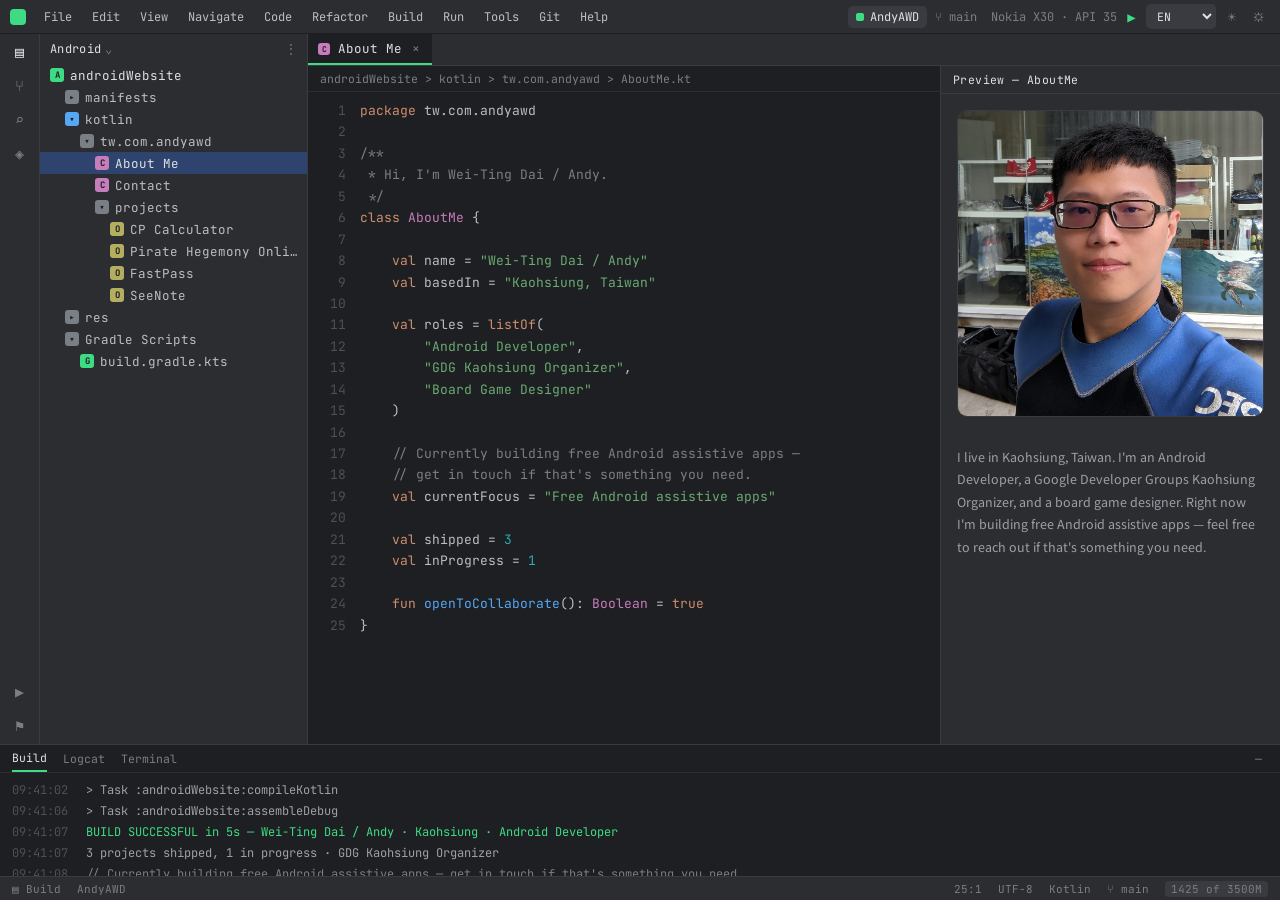
<file: index.html>
<!DOCTYPE html>
<html lang="zh-TW" data-theme="dark">
<head>
<meta charset="utf-8" />
<meta name="viewport" content="width=device-width, initial-scale=1" />
<title>AndyAWD — Android Developer</title>
<meta name="description" content="戴維廷 / Andy，高雄的 Android Developer、GDG Kaohsiung Organizer、桌上遊戲設計者。記錄我製作的應用程式。" />
<meta name="author" content="戴維廷 / Andy" />
<meta name="theme-color" content="#2b2d30" />
<link rel="canonical" href="https://www.andyawd.com.tw/" />

<meta property="og:type" content="website" />
<meta property="og:site_name" content="AndyAWD" />
<meta property="og:title" content="AndyAWD — Android Developer" />
<meta property="og:description" content="戴維廷 / Andy，高雄的 Android Developer、GDG Kaohsiung Organizer、桌上遊戲設計者。記錄我製作的應用程式。" />
<meta property="og:url" content="https://www.andyawd.com.tw/" />
<meta property="og:image" content="https://www.andyawd.com.tw/assets/img/about/about_1000.png" />
<meta name="twitter:card" content="summary_large_image" />
<meta name="facebook-domain-verification" content="kkitgtde4uwvy59bwtyilcyq6o98e9" />

<link rel="alternate" hreflang="zh-Hant" href="https://www.andyawd.com.tw/?lang=zh-TW" />
<link rel="alternate" hreflang="en" href="https://www.andyawd.com.tw/?lang=en" />
<link rel="alternate" hreflang="ja" href="https://www.andyawd.com.tw/?lang=ja" />
<link rel="alternate" hreflang="x-default" href="https://www.andyawd.com.tw/" />

<link rel="icon" type="image/png" href="assets/icon.png" />
<link rel="preload" href="data/content.json" as="fetch" crossorigin="anonymous" />
<link rel="stylesheet" href="css/ide.css" />

<!-- 先套主題，避免重新整理時閃白底 -->
<script>
  (function () {
    try {
      var t = localStorage.getItem('andyawd.theme');
      if (t !== 'dark' && t !== 'light') {
        t = window.matchMedia('(prefers-color-scheme: light)').matches ? 'light' : 'dark';
      }
      document.documentElement.dataset.theme = t;
      document.documentElement.style.background = t === 'light' ? '#ffffff' : '#1e1f22';
    } catch (e) {}
  })();
</script>

<!-- Google Analytics -->
<script async src="https://www.googletagmanager.com/gtag/js?id=G-0WCW564L2C"></script>
<script>
  window.dataLayer = window.dataLayer || [];
  function gtag(){dataLayer.push(arguments);}
  gtag('js', new Date());
  gtag('config', 'G-0WCW564L2C');
</script>
</head>
<body>

<div id="app" class="ide"></div>

<noscript>
  <div class="noscript">
    <h1>您好，我是戴維廷 / Andy。</h1>
    <p>
      我住在高雄，是 Android Developer、Google Developer Groups Kaohsiung Organizer，
      也是桌上遊戲設計者。目前正在開發 Android 免費輔具應用程式，有相關需求歡迎與我連絡。
    </p>

    <h2>CP計算機</h2>
    <p>
      簡易、方便、快速的價格比較器。為了方便比較價格而設計，曾登上「當紅遊戲或程式工具」與「竄升速度最快」排行第 1 名。
      <a href="https://play.google.com/store/apps/details?id=andyawd.com.tw.costperformancecalculator2">Google Play 下載</a>
    </p>

    <h2>海賊爭霸Online</h2>
    <p>
      為《臺灣三部曲》群眾集資而做的多人海戰遊戲，曾登上「當紅遊戲或程式工具」第 1 名、「熱門免費項目」第 19 名。
      <a href="https://play.google.com/store/apps/details?id=tw.com.andyawd.piratehegemonyonline">Google Play 下載</a> ·
      <a href="https://github.com/AndyAWD/PirateHegemonyOnline">GitHub 原始碼</a> ·
      <a href="https://www.youtube.com/watch?v=2PVRy0pgXnU">【老皮實況】海賊爭霸Online 介紹影片</a> ·
      <a href="https://www.youtube.com/watch?v=rWQ9uGQSWww">【手遊稽查】反正我很閒 試玩影片</a>
    </p>

    <h2>快速實聯</h2>
    <p>
      掃描 QR Code 後自動寄出簡訊，支援自訂顏色主題，無廣告、無追蹤。
      <a href="https://play.google.com/store/apps/details?id=tw.com.andyawd.fastpass">Google Play 下載</a> ·
      <a href="https://github.com/AndyAWD/FastPass">GitHub 原始碼</a>
    </p>

    <h2>看見筆記（製作中）</h2>
    <p>
      為了協助有視力障礙的家人設計的筆記應用程式：手勢放大、一鍵朗讀、自訂文字與背景顏色，
      結合 HackMD 雲端備份，支援 Markdown。
      <a href="https://github.com/AndyAWD/SeeNote">GitHub 原始碼</a>
    </p>

    <h2>聯絡方式</h2>
    <p>
      Email：<a href="mailto:hi@andyawd.com.tw">hi@andyawd.com.tw</a><br />
      <a href="https://github.com/AndyAWD">GitHub</a> ·
      <a href="https://www.linkedin.com/in/weiting-dai">LinkedIn</a> ·
      <a href="https://www.facebook.com/anandydy529">Facebook</a><br />
      GDG Kaohsiung：
      <a href="https://www.linkedin.com/company/99178657">LinkedIn</a> ·
      <a href="https://www.facebook.com/groups/GDGKaohsiung">Facebook</a>
    </p>
  </div>
</noscript>

<script type="module" src="js/main.js"></script>
</body>
</html>
</file>
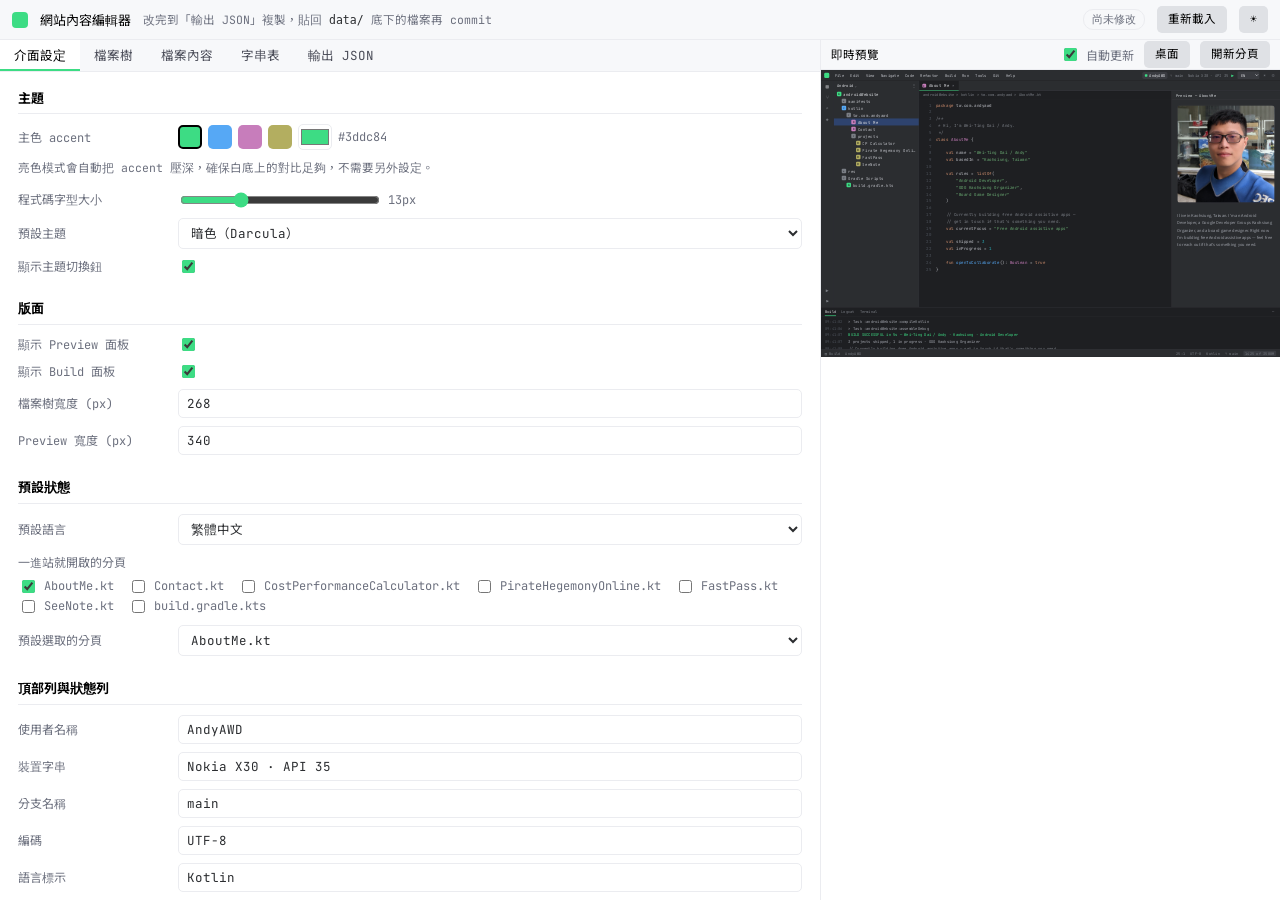
<file: admin/index.html>
<!DOCTYPE html>
<html lang="zh-TW" data-theme="dark">
<head>
<meta charset="utf-8" />
<meta name="viewport" content="width=device-width, initial-scale=1" />
<meta name="robots" content="noindex, nofollow" />
<title>AndyAWD — 網站內容編輯器</title>
<link rel="icon" type="image/png" href="../assets/icon.png" />
<link rel="stylesheet" href="admin.css" />
<script>
  (function () {
    try {
      var t = localStorage.getItem('andyawd.theme');
      if (t !== 'dark' && t !== 'light') {
        t = window.matchMedia('(prefers-color-scheme: light)').matches ? 'light' : 'dark';
      }
      document.documentElement.dataset.theme = t;
    } catch (e) {}
  })();
</script>
</head>
<body>

<header class="bar">
  <div class="bar__logo" aria-hidden="true"></div>
  <strong class="bar__title">網站內容編輯器</strong>
  <span class="bar__hint">改完到「輸出 JSON」複製，貼回 <code>data/</code> 底下的檔案再 commit</span>
  <div class="bar__spacer"></div>
  <span id="dirty" class="badge badge--clean">尚未修改</span>
  <button type="button" id="reload" class="btn">重新載入</button>
  <button type="button" id="theme" class="btn" role="switch" aria-checked="false" aria-label="切換亮色／暗色主題">☀</button>
</header>

<div class="layout">
  <main class="editor-col">
    <nav class="tabs" role="tablist" aria-label="編輯區塊">
      <button type="button" class="tabs__tab" role="tab" data-tab="ui">介面設定</button>
      <button type="button" class="tabs__tab" role="tab" data-tab="tree">檔案樹</button>
      <button type="button" class="tabs__tab" role="tab" data-tab="files">檔案內容</button>
      <button type="button" class="tabs__tab" role="tab" data-tab="strings">字串表</button>
      <button type="button" class="tabs__tab" role="tab" data-tab="output">輸出 JSON</button>
    </nav>
    <div id="panel" class="panel" role="tabpanel"></div>
  </main>

  <aside class="preview-col">
    <div class="preview-col__head">
      <span>即時預覽</span>
      <div class="bar__spacer"></div>
      <label class="inline"><input type="checkbox" id="live" checked /> 自動更新</label>
      <button type="button" class="btn" id="viewport" data-mode="desktop">桌面</button>
      <a class="btn" href="../index.html" target="_blank" rel="noopener">開新分頁</a>
    </div>
    <div class="preview-col__stage" id="stage">
      <iframe id="preview" title="網站即時預覽" src="../index.html?preview=1"></iframe>
    </div>
  </aside>
</div>

<script type="module" src="admin.js"></script>
</body>
</html>
</file>
<file: css/ide.css>
/* AndyAWD — IDE 版面樣式。色彩與字型語彙見 tokens.css */

@import url('./tokens.css');

/* --- 基礎 --------------------------------------------------------------- */

* { box-sizing: border-box; }

html,
body {
  margin: 0;
  padding: 0;
  background: var(--bg);
}

body {
  color: var(--fg);
  font-family: var(--font-mono);
  font-size: 13px;
  -webkit-font-smoothing: antialiased;
  transition: background-color .15s ease, color .15s ease;
}

a { color: var(--link); text-decoration: none; }
a:hover { color: var(--link-hover); text-decoration: underline; }

::-webkit-scrollbar { width: 10px; height: 10px; }
::-webkit-scrollbar-thumb { background: var(--scrollbar); border-radius: 5px; }
::-webkit-scrollbar-track { background: transparent; }

:focus-visible {
  outline: 2px solid var(--accent);
  outline-offset: -2px;
  border-radius: 3px;
}

.skip-link {
  position: absolute;
  left: -9999px;
  top: 0;
  z-index: 100;
  padding: 8px 14px;
  background: var(--panel);
  color: var(--fg-bright);
  border: 1px solid var(--accent);
  border-radius: 0 0 6px 0;
}
.skip-link:focus { left: 0; text-decoration: none; }

.sr-only {
  position: absolute;
  width: 1px;
  height: 1px;
  padding: 0;
  margin: -1px;
  overflow: hidden;
  clip: rect(0 0 0 0);
  white-space: nowrap;
  border: 0;
}

/* --- 外框 --------------------------------------------------------------- */

.ide {
  height: 100vh;
  height: 100dvh;
  width: 100%;
  display: flex;
  flex-direction: column;
  background: var(--bg);
  overflow: hidden;
}

/* --- 頂部工具列 ---------------------------------------------------------- */

.topbar {
  display: flex;
  align-items: center;
  gap: 14px;
  height: var(--topbar-h);
  padding: 0 10px;
  background: var(--panel);
  border-bottom: 1px solid var(--bg);
  flex-shrink: 0;
}

.topbar__logo {
  width: 16px;
  height: 16px;
  border-radius: 4px;
  background: var(--accent);
  flex-shrink: 0;
}

.topbar__menus {
  display: flex;
  gap: 12px;
  color: var(--fg);
  font-size: 12px;
}

.topbar__menu {
  padding: 2px 4px;
  border-radius: 4px;
  cursor: default;
}
.topbar__menu:hover { background: var(--hover); }

.topbar__spacer { flex: 1; }

.topbar__right {
  display: flex;
  align-items: center;
  gap: 8px;
  font-size: 12px;
}

.topbar__user {
  display: flex;
  align-items: center;
  gap: 6px;
  padding: 3px 8px;
  border-radius: 5px;
  background: var(--hover);
  color: var(--fg-bright);
  white-space: nowrap;
}
.topbar__user::before {
  content: '';
  width: 8px;
  height: 8px;
  border-radius: 2px;
  background: var(--accent);
}

.topbar__meta { color: var(--fg-dim); white-space: nowrap; }
.topbar__meta--device { margin-left: 6px; }

.topbar__run {
  color: var(--accent);
  font-size: 14px;
  cursor: pointer;
  background: none;
  border: 0;
  padding: 0 2px;
  line-height: 1;
}
.topbar__run:hover { color: var(--accent-hover); }

.icon-btn {
  background: none;
  border: 0;
  padding: 2px 4px;
  color: var(--fg-dim);
  font-size: 14px;
  font-family: inherit;
  line-height: 1;
  cursor: pointer;
  border-radius: 4px;
}
.icon-btn:hover { color: var(--fg-bright); background: var(--hover); }

.lang-select {
  background: var(--hover);
  border: 1px solid transparent;
  color: var(--fg-bright);
  font-family: inherit;
  font-size: 11.5px;
  padding: 3px 6px;
  border-radius: 5px;
  cursor: pointer;
}
.lang-select:hover { border-color: var(--accent); }

.hamburger { display: none; }

/* --- 主要區域 ------------------------------------------------------------ */

.main {
  flex: 1;
  display: flex;
  min-height: 0;
}

/* --- 活動列 ------------------------------------------------------------- */

.activity {
  width: var(--activity-w);
  background: var(--panel);
  border-right: 1px solid var(--border);
  display: flex;
  flex-direction: column;
  align-items: center;
  padding: 8px 0;
  gap: 14px;
  flex-shrink: 0;
  color: var(--fg-dim);
  font-size: 15px;
}
.activity__item--active { color: var(--fg-bright); }
.activity__spacer { flex: 1; }

/* --- 檔案樹 ------------------------------------------------------------- */

.sidebar {
  width: var(--sidebar-width);
  background: var(--panel);
  border-right: 1px solid var(--border);
  display: flex;
  flex-direction: column;
  flex-shrink: 0;
  min-height: 0;
}

.sidebar__header {
  display: flex;
  align-items: center;
  height: 30px;
  padding: 0 10px;
  font-size: 12px;
  color: var(--fg-bright);
  letter-spacing: .3px;
  flex-shrink: 0;
}
.sidebar__caret { color: var(--fg-dim); margin-left: 4px; }
.sidebar__more { color: var(--fg-dim); margin-left: auto; }

.tree {
  flex: 1;
  overflow-y: auto;
  padding-bottom: 12px;
}

.tree__node {
  display: flex;
  align-items: center;
  gap: 6px;
  height: var(--row-h);
  padding-right: 8px;
  cursor: default;
  background: transparent;
  border: 0;
  width: 100%;
  text-align: left;
  font-family: inherit;
  color: inherit;
}
.tree__node:hover { background: var(--hover); }
.tree__node--file { cursor: pointer; }
.tree__node--active { background: var(--selected); }
.tree__node--active .tree__label { color: var(--fg-bright); }

.tree__icon {
  width: 14px;
  height: 14px;
  border-radius: 3px;
  flex-shrink: 0;
  display: flex;
  align-items: center;
  justify-content: center;
  font-size: 9px;
  font-weight: 700;
  color: #1e1f22;
}

.tree__label {
  font-size: 12.5px;
  color: var(--fg);
  white-space: nowrap;
  overflow: hidden;
  text-overflow: ellipsis;
}
.tree__label--bright { color: var(--fg-bright); }

/* --- 可拖拉的分隔線 ------------------------------------------------------ */

.resizer {
  flex: 0 0 6px;
  margin: 0 -3px;          /* 跨在既有的 1px 邊框上，不影響原本的版面寬度 */
  z-index: 5;
  cursor: col-resize;
  background: transparent;
  border: 0;
  padding: 0;
  touch-action: none;      /* 觸控拖拉時不要被瀏覽器捲動搶走 */
  transition: background .12s ease;
}
.resizer:hover,
.resizer:focus-visible,
body.is-resizing .resizer:active { background: var(--accent); }
.resizer:focus-visible { outline: none; }

body.is-resizing { cursor: col-resize; user-select: none; }

/* --- 編輯器區 ----------------------------------------------------------- */

.editor {
  flex: 1;
  display: flex;
  flex-direction: column;
  min-width: 0;
  min-height: 0;
}

.tabbar {
  display: flex;
  align-items: stretch;
  height: var(--tabbar-h);
  background: var(--panel);
  border-bottom: 1px solid var(--border);
  flex-shrink: 0;
  overflow-x: auto;
  scrollbar-width: none;
}
.tabbar::-webkit-scrollbar { height: 0; }

.tab {
  display: flex;
  align-items: center;
  gap: 8px;
  padding: 0 10px;
  font-size: 12.5px;
  cursor: pointer;
  white-space: nowrap;
  color: var(--fg-note);
  background: transparent;
  border: 0;
  border-bottom: 2px solid transparent;
  font-family: inherit;
}
.tab--active {
  color: var(--fg-bright);
  background: var(--bg);
  border-bottom-color: var(--accent);
}

.tab__icon {
  width: 12px;
  height: 12px;
  border-radius: 3px;
  display: flex;
  align-items: center;
  justify-content: center;
  font-size: 8px;
  font-weight: 700;
  color: #1e1f22;
  flex-shrink: 0;
}

.tab__close {
  color: var(--fg-dim);
  font-size: 13px;
  padding: 0 2px;
  background: none;
  border: 0;
  cursor: pointer;
  font-family: inherit;
  line-height: 1;
}
.tab__close:hover { color: var(--fg-bright); }

.workspace {
  flex: 1;
  display: flex;
  min-height: 0;
}

/* --- 空狀態提示 --------------------------------------------------------- */

.empty {
  flex: 1;
  display: flex;
  flex-direction: column;
  justify-content: center;
  padding-left: 12%;
  gap: 22px;
  color: var(--fg-dim);
  overflow: auto;
}
.empty__row { display: flex; gap: 18px; font-size: 17px; }
.empty__label { color: var(--fg-dim); width: 240px; flex-shrink: 0; }
.empty__key { color: var(--fg); }

/* --- 程式碼 ------------------------------------------------------------- */

.code-pane {
  flex: 1;
  display: flex;
  flex-direction: column;
  min-width: 0;
  min-height: 0;
}

.breadcrumb {
  display: flex;
  align-items: center;
  gap: 6px;
  height: var(--crumb-h);
  padding: 0 12px;
  font-size: 11.5px;
  color: var(--fg-dim);
  background: var(--bg);
  border-bottom: 1px solid var(--panel);
  flex-shrink: 0;
  white-space: nowrap;
  overflow-x: auto;
  scrollbar-width: none;
}
.breadcrumb::-webkit-scrollbar { height: 0; }

.code {
  flex: 1;
  overflow: auto;
  background: var(--bg);
  padding: 8px 0 40px;
  font-size: var(--font-size);
}

.code__line {
  display: flex;
  align-items: flex-start;
  line-height: 1.65;
}

.code__n {
  width: 52px;
  flex-shrink: 0;
  text-align: right;
  padding-right: 14px;
  color: var(--fg-gutter);
  user-select: none;
}

.code__text {
  white-space: pre-wrap;
  padding-right: 24px;
  overflow-wrap: anywhere;
}

.tk-kw  { color: var(--syn-kw); }
.tk-str { color: var(--syn-str); }
.tk-cm  { color: var(--syn-cm); }
.tk-num { color: var(--syn-num); }
.tk-fn  { color: var(--syn-fn); }
.tk-an  { color: var(--syn-an); }
.tk-ty  { color: var(--syn-ty); }
.tk-def { color: var(--fg); }

/* --- Preview 面板 -------------------------------------------------------- */

.preview {
  width: var(--preview-width);
  flex-shrink: 0;
  background: var(--panel);
  border-left: 1px solid var(--border);
  display: flex;
  flex-direction: column;
  min-height: 0;
}

.preview__header {
  display: flex;
  align-items: center;
  height: 28px;
  padding: 0 12px;
  font-size: 11.5px;
  color: var(--fg-bright);
  border-bottom: 1px solid var(--border);
  letter-spacing: .4px;
  flex-shrink: 0;
}

.preview__body {
  flex: 1;
  overflow-y: auto;
  padding: 16px;
  display: flex;
  flex-direction: column;
  gap: 16px;
}

.preview__img {
  width: 100%;
  border-radius: 10px;
  border: 1px solid var(--border);
  display: block;
  background: var(--bg);
}

.preview__note {
  font-family: var(--font-sans);
  font-size: 12.5px;
  line-height: 1.8;
  color: var(--fg-note);
  text-wrap: pretty;
}

.preview__links {
  display: flex;
  flex-direction: column;
  gap: 8px;
}

.preview__link {
  display: flex;
  align-items: center;
  gap: 10px;
  padding: 9px 12px;
  border-radius: 8px;
  background: var(--bg);
  border: 1px solid var(--border);
  color: var(--fg);
  font-size: 12px;
  text-decoration: none;
}
.preview__link:hover {
  border-color: var(--accent);
  color: var(--fg-bright);
  text-decoration: none;
}
.preview__link::before {
  content: '';
  width: 7px;
  height: 7px;
  border-radius: 50%;
  background: var(--accent);
  flex-shrink: 0;
}

/* --- Build 面板 ---------------------------------------------------------- */

.build {
  height: var(--build-h);
  flex-shrink: 0;
  background: var(--bg);
  border-top: 1px solid var(--border);
  display: flex;
  flex-direction: column;
}

.build__header {
  display: flex;
  align-items: center;
  gap: 16px;
  height: 28px;
  padding: 0 12px;
  font-size: 11.5px;
  color: var(--fg-dim);
  border-bottom: 1px solid var(--panel);
  flex-shrink: 0;
}
.build__tab--active {
  color: var(--fg-bright);
  border-bottom: 2px solid var(--accent);
  height: 100%;
  display: flex;
  align-items: center;
}
.build__close {
  margin-left: auto;
  background: none;
  border: 0;
  color: var(--fg-dim);
  cursor: pointer;
  font-family: inherit;
  font-size: inherit;
}
.build__close:hover { color: var(--fg-bright); }

.build__body {
  flex: 1;
  overflow-y: auto;
  padding: 8px 12px;
  display: flex;
  flex-direction: column;
  gap: 3px;
}

.build__row { display: flex; gap: 12px; font-size: 12px; line-height: 1.5; }
.build__time { color: var(--fg-gutter); width: 62px; flex-shrink: 0; }
.build__text { overflow-wrap: anywhere; }
.build__text--muted { color: var(--fg-note); }
.build__text--dim { color: var(--fg-dim); }
.build__text--accent { color: var(--accent); }
.build__text--error { color: #f2544b; }

/* --- 狀態列 ------------------------------------------------------------- */

.statusbar {
  display: flex;
  align-items: center;
  gap: 16px;
  height: var(--statusbar-h);
  padding: 0 12px;
  background: var(--panel);
  border-top: 1px solid var(--border);
  font-size: 11px;
  color: var(--fg-dim);
  flex-shrink: 0;
  overflow-x: auto;
  scrollbar-width: none;
  white-space: nowrap;
}
.statusbar::-webkit-scrollbar { height: 0; }

.statusbar__btn {
  background: none;
  border: 0;
  color: inherit;
  font: inherit;
  cursor: pointer;
  padding: 0;
}
.statusbar__btn:hover { color: var(--fg-bright); }

.statusbar__spacer { flex: 1; }

.statusbar__mem {
  padding: 1px 6px;
  border-radius: 4px;
  background: var(--hover);
}

/* --- 遮罩（手機抽屜） ----------------------------------------------------- */

.scrim {
  display: none;
  position: fixed;
  inset: 0;
  background: var(--overlay);
  z-index: 8;
}

/* --- noscript 後備內容 ---------------------------------------------------- */

.noscript {
  padding: 32px 24px;
  max-width: 720px;
  margin: 0 auto;
  font-family: var(--font-sans);
  line-height: 1.9;
  color: var(--fg);
}
.noscript h1 { color: var(--fg-bright); font-size: 20px; }
.noscript h2 { color: var(--fg-bright); font-size: 16px; margin-top: 28px; }

/* ==========================================================================
   手機版（< 900px）：精簡版 IDE
   ========================================================================== */

@media (max-width: 899px) {
  /* 頂部列要裝得下放大後的漢堡鈕與語言選單（抽屜的 top 也吃這個變數） */
  :root { --topbar-h: 44px; }

  .ide {
    height: auto;
    min-height: 100vh;
    min-height: 100dvh;
    overflow: visible;
  }

  .resizer { display: none; }

  .topbar { position: sticky; top: 0; z-index: 9; gap: 10px; }
  .topbar__menus,
  .topbar__meta--device,
  .topbar__run { display: none; }
  .hamburger { display: inline-block; }

  /* 整頁改由 body 捲動，各面板不再各自捲 */
  .main,
  .editor,
  .workspace { flex-direction: column; min-height: 0; }

  /* 活動列 + 檔案樹 → 左側抽屜 */
  .activity,
  .sidebar {
    position: fixed;
    top: var(--topbar-h);
    bottom: 0;
    z-index: 9;
    transition: transform .2s ease;
    box-shadow: 2px 0 12px var(--shadow);
  }
  .activity {
    left: 0;
    transform: translateX(-100%);
  }
  .sidebar {
    left: var(--activity-w);
    width: min(var(--sidebar-width), calc(100vw - var(--activity-w) - 24px));
    /* 連同左邊的活動列一起移出畫面，才不會露出一角 */
    transform: translateX(calc(-100% - var(--activity-w)));
  }

  .ide--drawer-open .activity,
  .ide--drawer-open .sidebar { transform: translateX(0); }
  .ide--drawer-open .scrim { display: block; top: var(--topbar-h); }

  /* 手指不像滑鼠精準：導覽用的選單列加大字級與可點高度 */
  .sidebar__header { height: 40px; font-size: 14px; padding: 0 14px; }
  .tree__node { height: 40px; gap: 10px; padding-right: 14px; }
  .tree__label { font-size: 15px; }
  .tree__icon { width: 18px; height: 18px; font-size: 11px; border-radius: 4px; }

  .tabbar { height: 42px; }
  .tab { font-size: 14px; gap: 10px; padding: 0 14px; }
  .tab__icon { width: 16px; height: 16px; font-size: 10px; }
  .tab__close { font-size: 17px; padding: 0 4px; }

  .hamburger { font-size: 19px; padding: 6px 8px; }
  .lang-select { font-size: 14px; padding: 6px 8px; }

  /* Preview 從右側改到程式碼下方 */
  .preview {
    width: 100%;
    border-left: 0;
    border-top: 1px solid var(--border);
  }
  .preview__body { padding: 14px; overflow: visible; }

  .code,
  .build__body,
  .empty { flex: none; overflow: visible; }
  .code__n { width: 40px; padding-right: 10px; }

  .empty { padding: 40px 20px; gap: 16px; }
  .empty__row { font-size: 14px; flex-direction: column; gap: 2px; }
  .empty__label { width: auto; }

  .build { height: auto; }
  .statusbar { position: static; }
}

@media (prefers-reduced-motion: reduce) {
  *,
  *::before,
  *::after {
    transition-duration: .01ms !important;
    animation-duration: .01ms !important;
  }
}
</file>
<file: admin/admin.css>
/* 後台編輯器 — 沿用網站的色彩語彙（css/tokens.css） */

@import url('../css/tokens.css');

* { box-sizing: border-box; }

html, body {
  margin: 0;
  padding: 0;
  height: 100%;
  background: var(--bg);
  color: var(--fg);
  font-family: var(--font-mono);
  font-size: 13px;
}

body { display: flex; flex-direction: column; }

a { color: var(--link); text-decoration: none; }
a:hover { color: var(--link-hover); }

::-webkit-scrollbar { width: 10px; height: 10px; }
::-webkit-scrollbar-thumb { background: var(--scrollbar); border-radius: 5px; }
::-webkit-scrollbar-track { background: transparent; }

:focus-visible { outline: 2px solid var(--accent); outline-offset: 1px; }

/* --- 頂部列 -------------------------------------------------------------- */

.bar {
  display: flex;
  align-items: center;
  gap: 12px;
  height: 40px;
  padding: 0 12px;
  background: var(--panel);
  border-bottom: 1px solid var(--border);
  flex-shrink: 0;
}
.bar__logo { width: 16px; height: 16px; border-radius: 4px; background: var(--accent); }
.bar__title { color: var(--fg-bright); font-weight: 500; }
.bar__hint { color: var(--fg-dim); font-size: 11.5px; }
.bar__hint code { color: var(--fg); }
.bar__spacer { flex: 1; }

.badge {
  font-size: 11px;
  padding: 2px 8px;
  border-radius: 10px;
  border: 1px solid var(--border);
  color: var(--fg-dim);
}
.badge--dirty { color: var(--accent); border-color: var(--accent); }

.btn {
  background: var(--hover);
  border: 1px solid transparent;
  color: var(--fg-bright);
  font-family: inherit;
  font-size: 11.5px;
  padding: 4px 10px;
  border-radius: 5px;
  cursor: pointer;
  line-height: 1.4;
}
.btn:hover { border-color: var(--accent); text-decoration: none; }
.btn--danger:hover { border-color: #f2544b; color: #f2544b; }
.btn--small { padding: 2px 7px; font-size: 11px; }

/* --- 版面 ---------------------------------------------------------------- */

.layout { flex: 1; display: flex; min-height: 0; }

.editor-col {
  flex: 1;
  display: flex;
  flex-direction: column;
  min-width: 0;
  min-height: 0;
}

.tabs {
  display: flex;
  height: 32px;
  background: var(--panel);
  border-bottom: 1px solid var(--border);
  flex-shrink: 0;
}
.tabs__tab {
  padding: 0 14px;
  background: none;
  border: 0;
  border-bottom: 2px solid transparent;
  color: var(--fg-note);
  font-family: inherit;
  font-size: 12.5px;
  cursor: pointer;
}
.tabs__tab[aria-selected='true'] {
  color: var(--fg-bright);
  background: var(--bg);
  border-bottom-color: var(--accent);
}

.panel { flex: 1; overflow-y: auto; padding: 16px 18px 60px; }

.preview-col {
  width: 460px;
  flex-shrink: 0;
  border-left: 1px solid var(--border);
  display: flex;
  flex-direction: column;
  background: var(--panel);
}
.preview-col__head {
  display: flex;
  align-items: center;
  gap: 10px;
  height: 30px;
  padding: 0 10px;
  font-size: 11.5px;
  color: var(--fg-bright);
  border-bottom: 1px solid var(--border);
  flex-shrink: 0;
}
/* 預覽舞台：iframe 以真實視窗尺寸渲染，再等比縮放塞進側欄 */
.preview-col__stage {
  flex: 1;
  overflow: hidden;
  position: relative;
  background: var(--bg);
}
#preview {
  border: 0;
  background: var(--bg);
  position: absolute;
  top: 0;
  left: 0;
  transform-origin: top left;
  width: 1440px;
  height: 900px;
}

/* --- 表單元件 ------------------------------------------------------------ */

h2 {
  font-size: 13px;
  color: var(--fg-bright);
  margin: 22px 0 10px;
  padding-bottom: 6px;
  border-bottom: 1px solid var(--border);
}
h2:first-child { margin-top: 0; }

.hint { color: var(--fg-dim); font-size: 11.5px; line-height: 1.7; margin: 0 0 12px; }

.field { display: flex; align-items: center; gap: 10px; margin-bottom: 8px; }
.field > label { width: 150px; flex-shrink: 0; color: var(--fg-dim); font-size: 12px; }
.field--block { display: block; }
.field--block > label { display: block; width: auto; margin-bottom: 5px; }

input[type='text'],
input[type='number'],
input[type='url'],
select,
textarea {
  background: var(--bg);
  border: 1px solid var(--border);
  color: var(--fg);
  font-family: inherit;
  font-size: 12.5px;
  padding: 5px 8px;
  border-radius: 5px;
  width: 100%;
  min-width: 0;
}
textarea { resize: vertical; line-height: 1.6; }
input:focus, select:focus, textarea:focus { border-color: var(--accent); outline: none; }

input[type='color'] {
  width: 34px; height: 26px; padding: 0;
  background: var(--bg); border: 1px solid var(--border); border-radius: 5px; cursor: pointer;
}
input[type='range'] { width: 200px; accent-color: var(--accent); }
input[type='checkbox'] { accent-color: var(--accent); }

.inline { display: inline-flex; align-items: center; gap: 6px; color: var(--fg-dim); font-size: 12px; }

.swatches { display: flex; gap: 6px; align-items: center; }
.swatch {
  width: 24px; height: 24px; border-radius: 5px; border: 2px solid transparent; cursor: pointer;
}
.swatch[aria-pressed='true'] { border-color: var(--fg-bright); }

.row {
  display: flex;
  align-items: flex-start;
  gap: 8px;
  padding: 8px;
  border: 1px solid var(--border);
  border-radius: 6px;
  margin-bottom: 8px;
  background: var(--panel);
}
.row--tree { align-items: center; padding: 5px 8px; }
.row__grow { flex: 1; min-width: 0; }
.row__grow--split { display: flex; gap: 6px; }
.row__grow--split > * { flex: 1; min-width: 0; }
.row__actions { display: flex; gap: 4px; flex-shrink: 0; }

.grid3 { display: grid; grid-template-columns: repeat(3, 1fr); gap: 8px; }
.grid3 > div > label {
  display: block; font-size: 11px; color: var(--fg-dim); margin-bottom: 3px;
}

.string-row { border-left: 2px solid transparent; }
.string-row--missing { border-left-color: #e0a03a; }
.string-key {
  font-size: 11.5px;
  color: var(--syn-ty);
  margin-bottom: 6px;
  display: flex;
  align-items: center;
  gap: 8px;
}
.string-key code { color: var(--syn-ty); }
.warn { color: #e0a03a; font-size: 11px; }
.err { color: #f2544b; font-size: 11px; }
.ok { color: var(--accent); font-size: 11px; }

.toolbar { display: flex; gap: 8px; align-items: center; margin-bottom: 12px; flex-wrap: wrap; }
.toolbar input[type='text'] { width: 240px; }

.output-box { margin-bottom: 20px; }
.output-box textarea { height: 320px; font-size: 11.5px; }

.issues { margin: 0 0 14px; padding: 10px 12px; border: 1px solid var(--border); border-radius: 6px; background: var(--panel); }
.issues ul { margin: 6px 0 0; padding-left: 18px; }
.issues li { line-height: 1.7; font-size: 11.5px; }

@media (max-width: 1100px) {
  .layout { flex-direction: column; }
  .preview-col { width: 100%; height: 420px; border-left: 0; border-top: 1px solid var(--border); }
}
</file>
